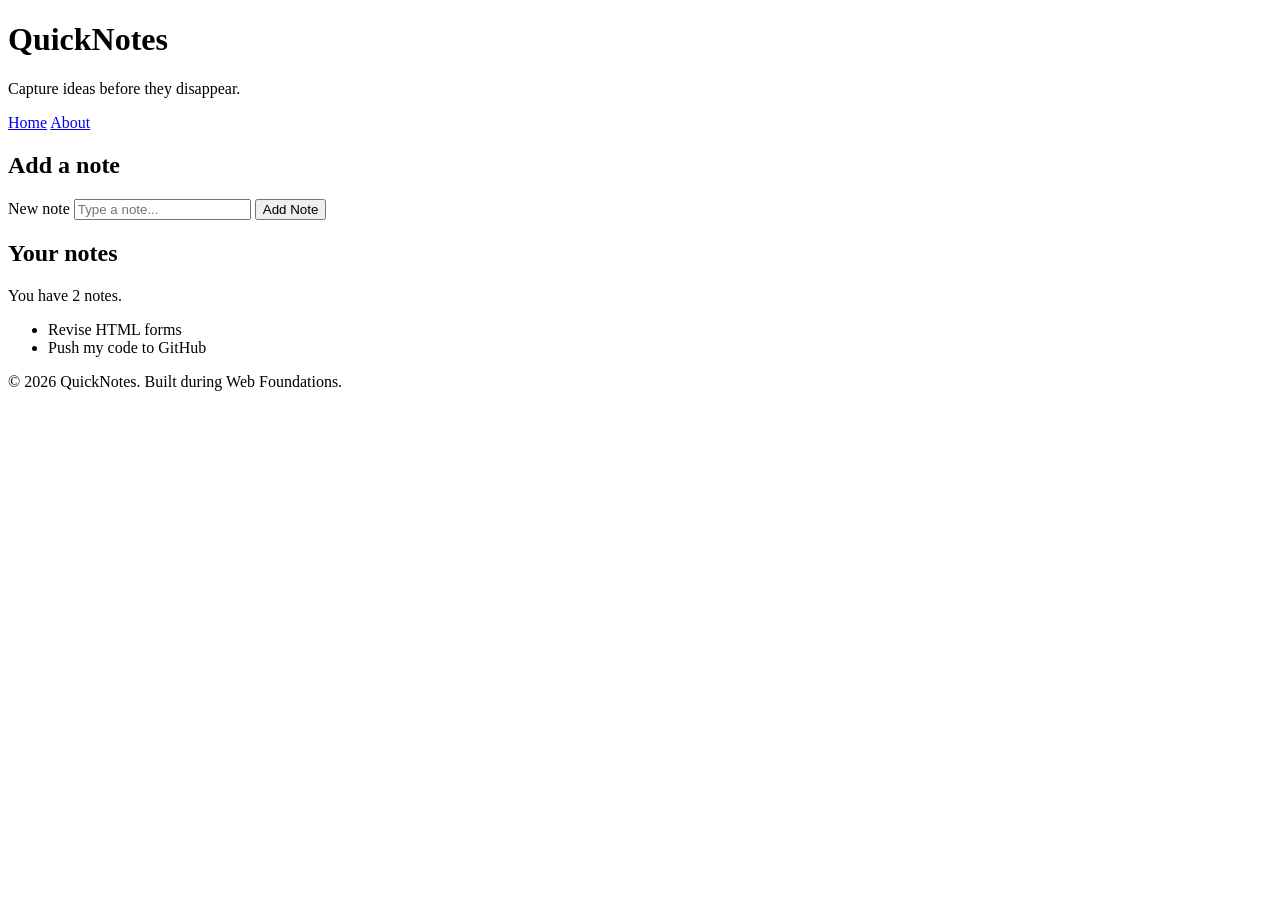
<file: day1/index.html>
<!DOCTYPE html>
<html lang="en">
  <head>
    <meta charset="UTF-8" />
    <meta name="viewport" content="width=device-width, initial-scale=1.0" />
    <title>QuickNotes</title>
  </head>
  <body>
    <header>
      <h1>QuickNotes</h1>
      <p>Capture ideas before they disappear.</p>
      <nav>
        <a href="index.html">Home</a>
        <a href="about.html">About</a>
      </nav>
    </header>

    <main>
      <section>
        <h2>Add a note</h2>
        <form id="note-form">
          <label for="note-input">New note</label>
          <input type="text" id="note-input" placeholder="Type a note..." />
          <button type="submit">Add Note</button>
        </form>
      </section>

      <section>
        <h2>Your notes</h2>
        <p id="note-count">You have 2 notes.</p>
        <ul id="notes-list">
          <li>Revise HTML forms</li>
          <li>Push my code to GitHub</li>
        </ul>
      </section>
    </main>

    <footer>
      <p>&copy; 2026 QuickNotes. Built during Web Foundations.</p>
    </footer>
  </body>
</html>
</file>
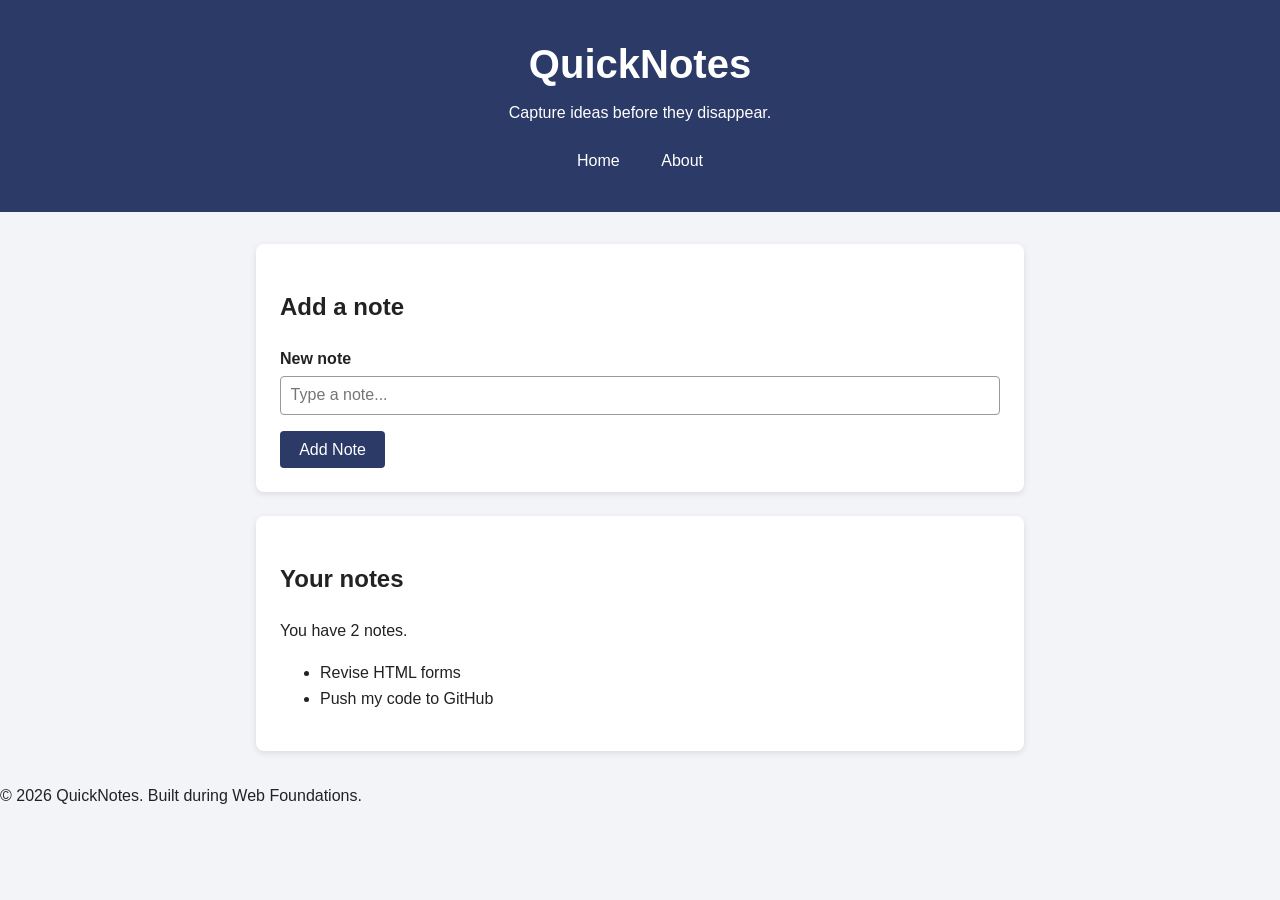
<file: day2/index.html>
<!DOCTYPE html>
<html lang="en">
  <head>
    <meta charset="UTF-8" />
    <meta name="viewport" content="width=device-width, initial-scale=1.0" />
    <title>QuickNotes</title>
    <link rel="stylesheet" href="style.css" />
  </head>
  <body>
    <header>
      <h1>QuickNotes</h1>
      <p>Capture ideas before they disappear.</p>
      <nav>
        <a href="index.html">Home</a>
        <a href="about.html">About</a>
      </nav>
    </header>

    <main>
      <section>
        <h2>Add a note</h2>
        <form id="note-form">
          <label for="note-input">New note</label>
          <input type="text" id="note-input" placeholder="Type a note..." />
          <button type="submit">Add Note</button>
        </form>
      </section>

      <section>
        <h2>Your notes</h2>
        <p id="note-count">You have 2 notes.</p>
        <ul id="notes-list">
          <li>Revise HTML forms</li>
          <li>Push my code to GitHub</li>
        </ul>
      </section>
    </main>

    <footer>
      <p>&copy; 2026 QuickNotes. Built during Web Foundations.</p>
    </footer>
  </body>
</html>
</file>
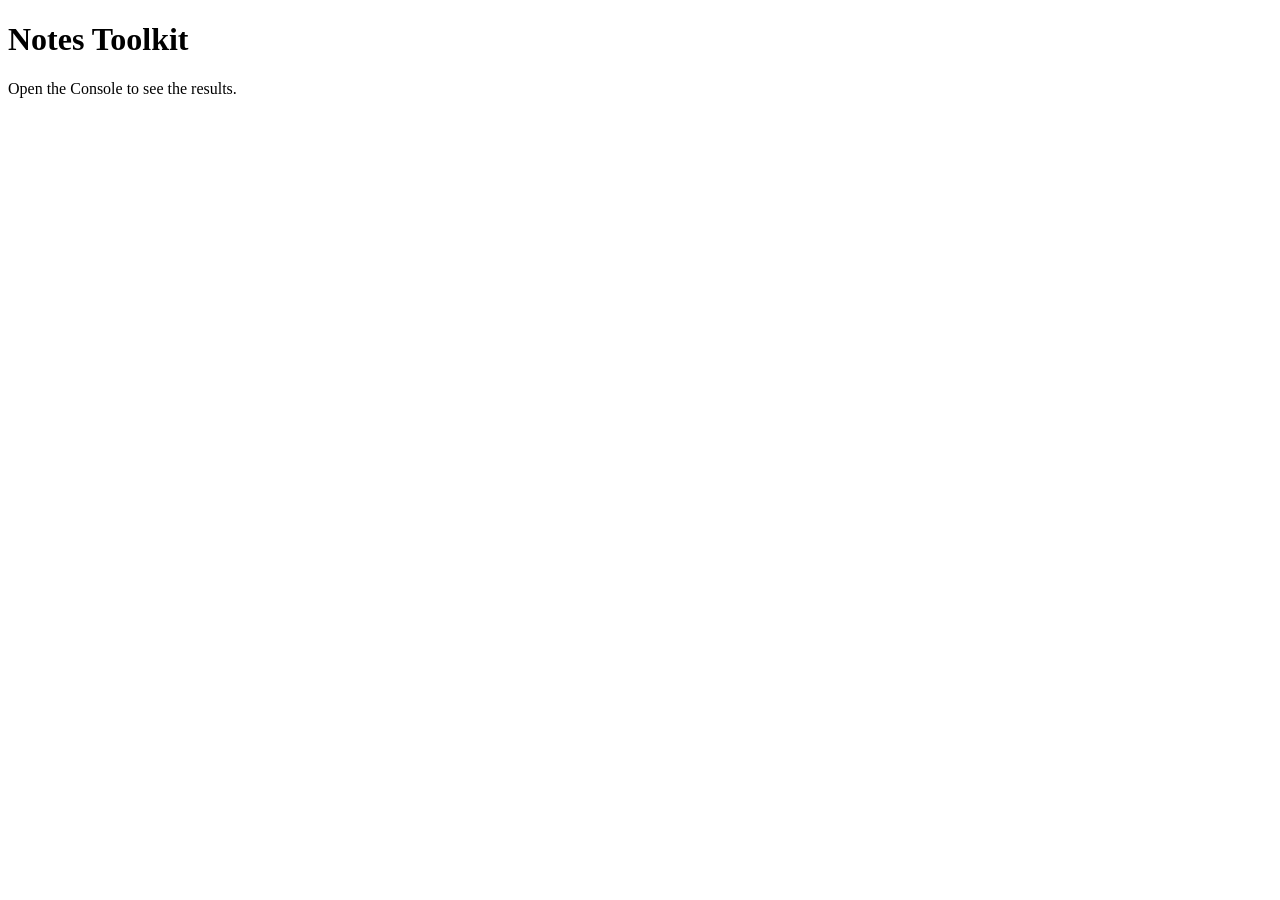
<file: day3/index.html>
<!DOCTYPE html>
<html lang="en">
  <head>
    <meta charset="UTF-8" />
    <meta name="viewport" content="width=device-width, initial-scale=1.0" />
    <title>Notes Toolkit</title>
    <script src="script.js" defer></script>
  </head>
  <body>
    <h1>Notes Toolkit</h1>
    <p>Open the Console to see the results.</p>
  </body>
</html>
</file>
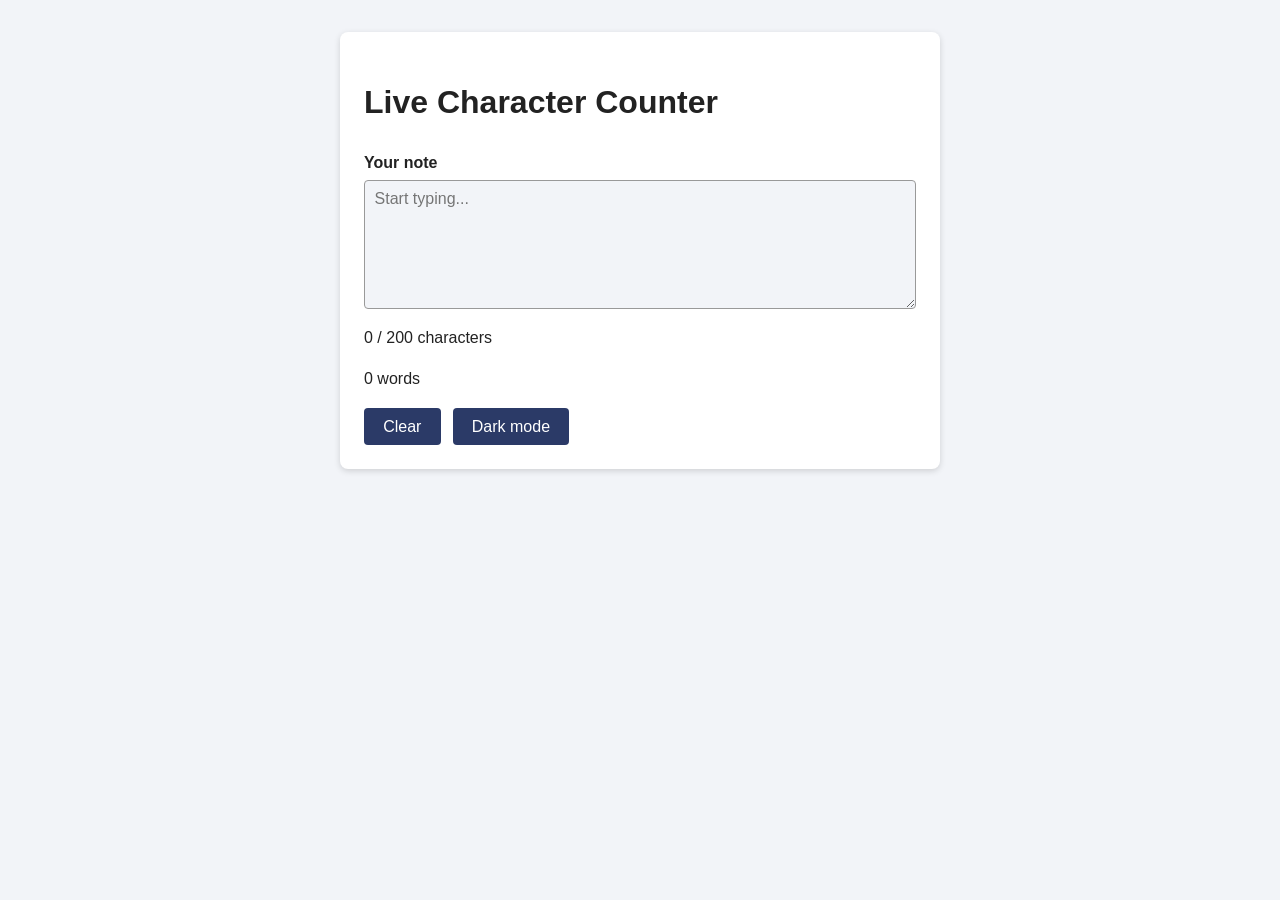
<file: day4/index.html>
<!DOCTYPE html>
<html lang="en">
  <head>
    <meta charset="UTF-8" />
    <meta name="viewport" content="width=device-width, initial-scale=1.0" />
    <title>Live Character Counter</title>
    <link rel="stylesheet" href="style.css" />
    <script src="script.js" defer></script>
  </head>
  <body>
    <main>
      <h1>Live Character Counter</h1>

      <label for="note-text">Your note</label>
      <textarea id="note-text" rows="6" placeholder="Start typing..."></textarea>

      <p id="char-count">0 / 200 characters</p>
      <p id="word-count">0 words</p>

      <div class="actions">
        <button id="clear-btn" type="button">Clear</button>
        <button id="theme-toggle" type="button">Dark mode</button>
      </div>
    </main>
  </body>
</html>
</file>
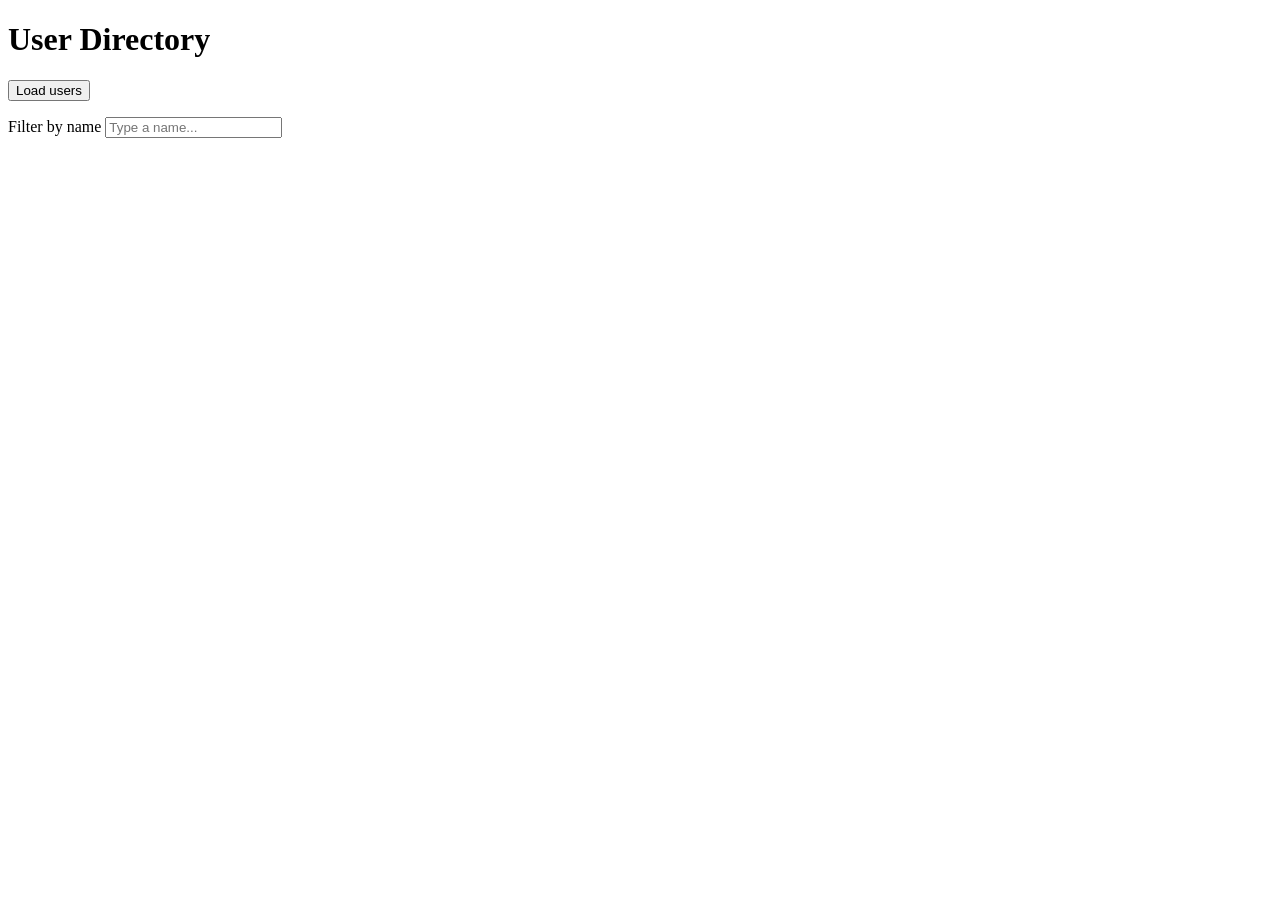
<file: day5/index.html>
<!DOCTYPE html>
<html lang="en">
  <head>
    <meta charset="UTF-8" />
    <meta name="viewport" content="width=device-width, initial-scale=1.0" />
    <title>User Directory</title>
    <script src="users.js" defer></script>
  </head>
  <body>
    <h1>User Directory</h1>

    <button id="load-users" type="button">Load users</button>

    <p>
      <label for="filter-input">Filter by name</label>
      <input type="text" id="filter-input" placeholder="Type a name..." />
    </p>

    <p id="status"></p>
    <ul id="users-list"></ul>
  </body>
</html>
</file>
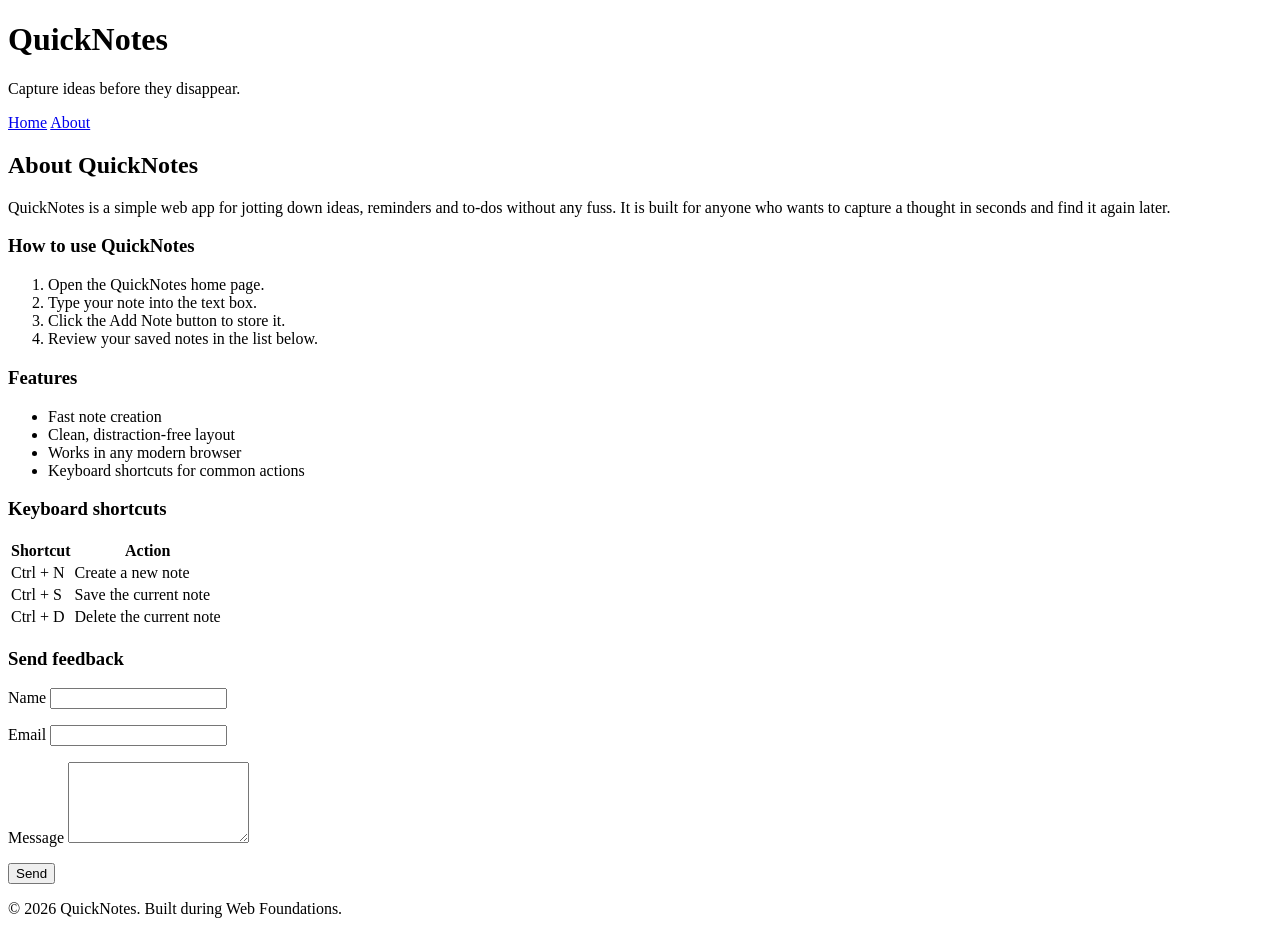
<file: day1/about.html>
<!DOCTYPE html>
<html lang="en">
  <head>
    <meta charset="UTF-8" />
    <meta name="viewport" content="width=device-width, initial-scale=1.0" />
    <title>About QuickNotes</title>
  </head>
  <body>
    <header>
      <h1>QuickNotes</h1>
      <p>Capture ideas before they disappear.</p>
      <nav>
        <a href="index.html">Home</a>
        <a href="about.html">About</a>
      </nav>
    </header>

    <main>
      <h2>About QuickNotes</h2>
      <p>
        QuickNotes is a simple web app for jotting down ideas, reminders and
        to-dos without any fuss. It is built for anyone who wants to capture a
        thought in seconds and find it again later.
      </p>

      <section>
        <h3>How to use QuickNotes</h3>
        <ol>
          <li>Open the QuickNotes home page.</li>
          <li>Type your note into the text box.</li>
          <li>Click the Add Note button to store it.</li>
          <li>Review your saved notes in the list below.</li>
        </ol>
      </section>

      <section>
        <h3>Features</h3>
        <ul>
          <li>Fast note creation</li>
          <li>Clean, distraction-free layout</li>
          <li>Works in any modern browser</li>
          <li>Keyboard shortcuts for common actions</li>
        </ul>
      </section>

      <section>
        <h3>Keyboard shortcuts</h3>
        <table>
          <thead>
            <tr>
              <th>Shortcut</th>
              <th>Action</th>
            </tr>
          </thead>
          <tbody>
            <tr>
              <td>Ctrl + N</td>
              <td>Create a new note</td>
            </tr>
            <tr>
              <td>Ctrl + S</td>
              <td>Save the current note</td>
            </tr>
            <tr>
              <td>Ctrl + D</td>
              <td>Delete the current note</td>
            </tr>
          </tbody>
        </table>
      </section>

      <section>
        <h3>Send feedback</h3>
        <form action="#" method="post">
          <p>
            <label for="name">Name</label>
            <input type="text" id="name" name="name" required />
          </p>
          <p>
            <label for="email">Email</label>
            <input type="email" id="email" name="email" required />
          </p>
          <p>
            <label for="message">Message</label>
            <textarea id="message" name="message" rows="5" required></textarea>
          </p>
          <button type="submit">Send</button>
        </form>
      </section>
    </main>

    <footer>
      <p>&copy; 2026 QuickNotes. Built during Web Foundations.</p>
    </footer>
  </body>
</html>
</file>
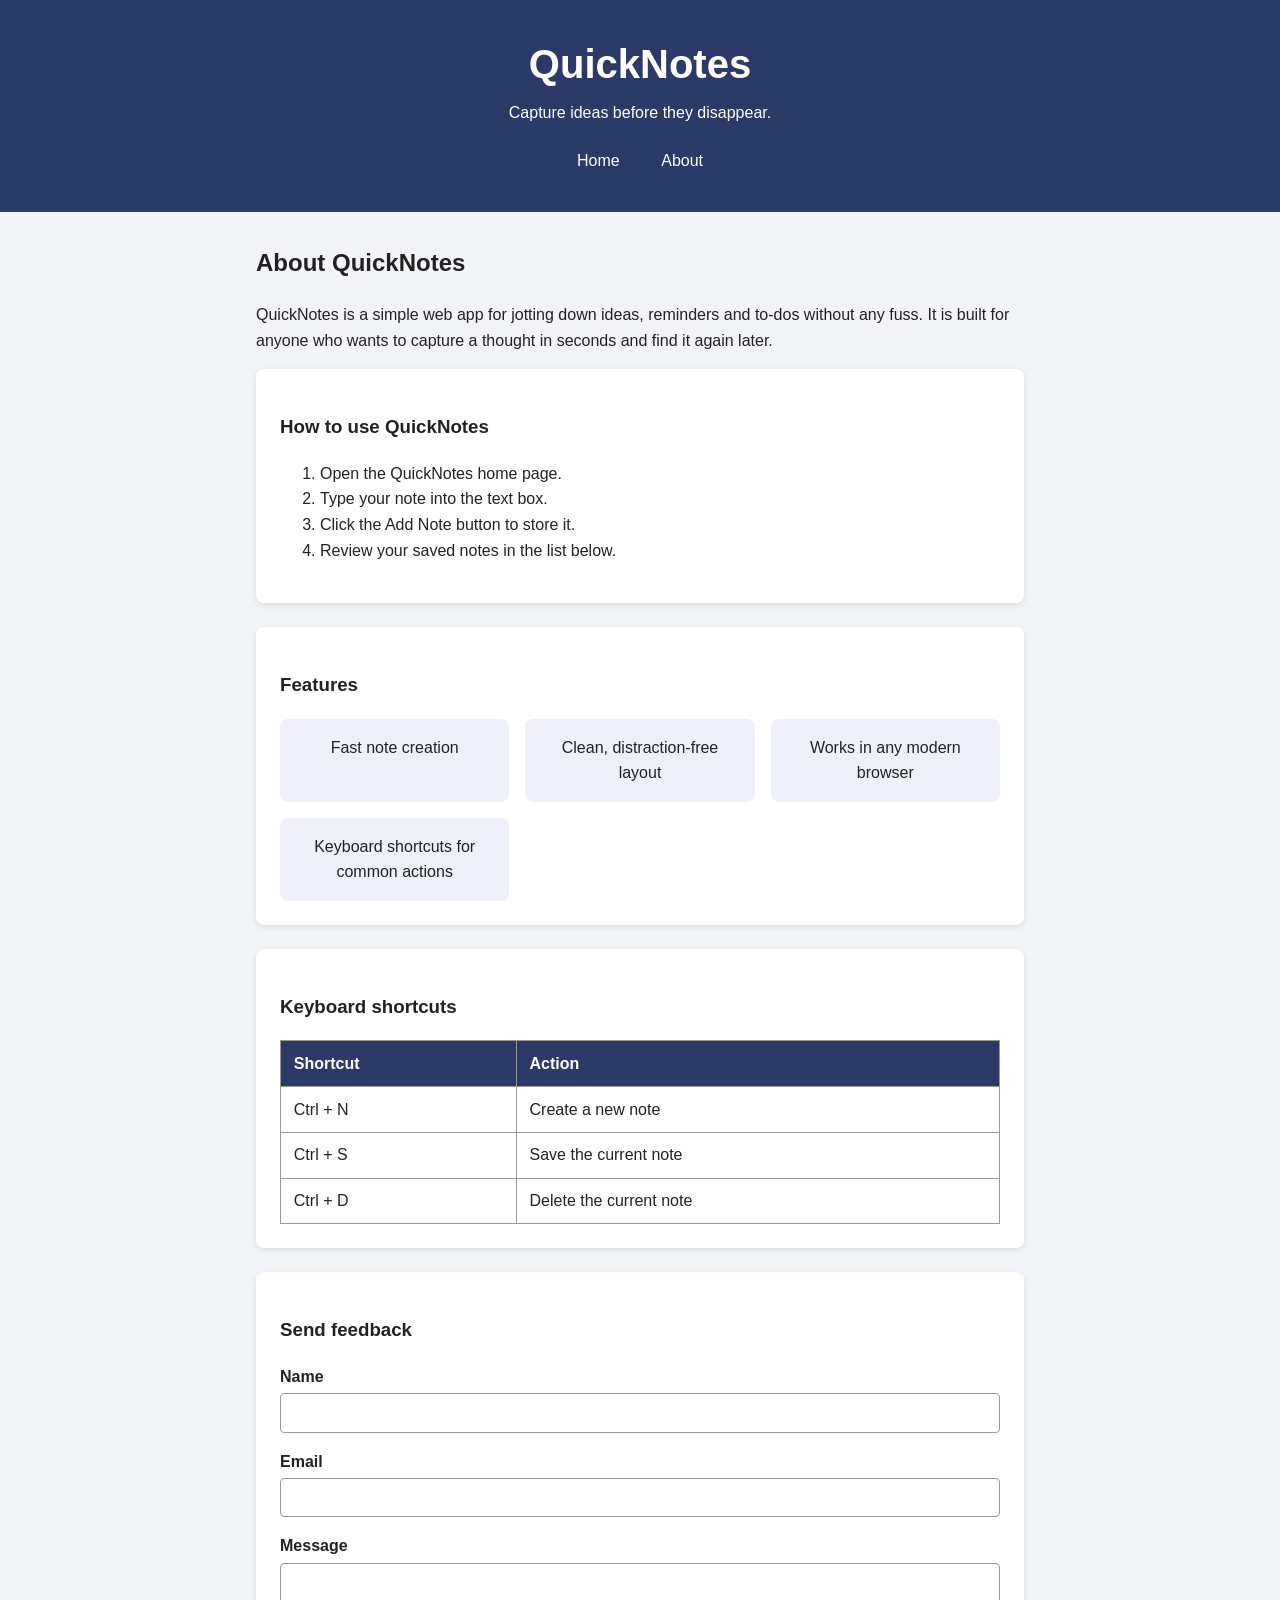
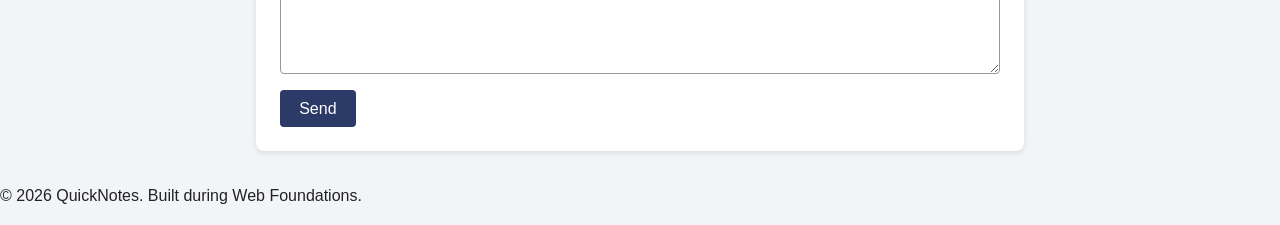
<file: day2/about.html>
<!DOCTYPE html>
<html lang="en">
  <head>
    <meta charset="UTF-8" />
    <meta name="viewport" content="width=device-width, initial-scale=1.0" />
    <title>About QuickNotes</title>
    <link rel="stylesheet" href="style.css" />
  </head>
  <body>
    <header>
      <h1>QuickNotes</h1>
      <p>Capture ideas before they disappear.</p>
      <nav>
        <a href="index.html">Home</a>
        <a href="about.html">About</a>
      </nav>
    </header>

    <main>
      <h2>About QuickNotes</h2>
      <p>
        QuickNotes is a simple web app for jotting down ideas, reminders and
        to-dos without any fuss. It is built for anyone who wants to capture a
        thought in seconds and find it again later.
      </p>

      <section>
        <h3>How to use QuickNotes</h3>
        <ol>
          <li>Open the QuickNotes home page.</li>
          <li>Type your note into the text box.</li>
          <li>Click the Add Note button to store it.</li>
          <li>Review your saved notes in the list below.</li>
        </ol>
      </section>

      <section>
        <h3>Features</h3>
        <ul class="features">
          <li>Fast note creation</li>
          <li>Clean, distraction-free layout</li>
          <li>Works in any modern browser</li>
          <li>Keyboard shortcuts for common actions</li>
        </ul>
      </section>

      <section>
        <h3>Keyboard shortcuts</h3>
        <table>
          <thead>
            <tr>
              <th>Shortcut</th>
              <th>Action</th>
            </tr>
          </thead>
          <tbody>
            <tr>
              <td>Ctrl + N</td>
              <td>Create a new note</td>
            </tr>
            <tr>
              <td>Ctrl + S</td>
              <td>Save the current note</td>
            </tr>
            <tr>
              <td>Ctrl + D</td>
              <td>Delete the current note</td>
            </tr>
          </tbody>
        </table>
      </section>

      <section>
        <h3>Send feedback</h3>
        <form action="#" method="post">
          <p>
            <label for="name">Name</label>
            <input type="text" id="name" name="name" required />
          </p>
          <p>
            <label for="email">Email</label>
            <input type="email" id="email" name="email" required />
          </p>
          <p>
            <label for="message">Message</label>
            <textarea id="message" name="message" rows="5" required></textarea>
          </p>
          <button type="submit">Send</button>
        </form>
      </section>
    </main>

    <footer>
      <p>&copy; 2026 QuickNotes. Built during Web Foundations.</p>
    </footer>
  </body>
</html>
</file>
<file: day2/style.css>
/* Reset and base */
*,
*::before,
*::after {
  box-sizing: border-box;
}

body {
  margin: 0;
  font-family: Arial, Helvetica, sans-serif;
  line-height: 1.6;
  color: #222;
  background-color: #f2f4f8;
}

/* Header */
header {
  background-color: #2b3a67;
  color: #fff;
  text-align: center;
  padding: 2rem 1rem;
}

header h1 {
  margin: 0 0 0.25rem;
  font-size: 2.5rem;
}

header p {
  margin: 0 0 1rem;
}

/* Navigation */
nav {
  display: flex;
  justify-content: center;
  gap: 16px;
}

nav a {
  color: #fff;
  text-decoration: none;
  padding: 0.4rem 0.8rem;
  border-radius: 4px;
  transition: background-color 0.3s ease, color 0.3s ease;
}

nav a:hover {
  background-color: #fff;
  color: #2b3a67;
}

/* Main and sections */
main {
  max-width: 800px;
  margin: 2rem auto;
  padding: 0 1rem;
}

section {
  background-color: #fff;
  padding: 1.5rem;
  margin-bottom: 1.5rem;
  border-radius: 8px;
  box-shadow: 0 2px 6px rgba(0, 0, 0, 0.1);
}

/* Features grid */
.features {
  list-style: none;
  padding: 0;
  margin: 0;
  display: grid;
  grid-template-columns: repeat(auto-fit, minmax(180px, 1fr));
  gap: 1rem;
}

.features li {
  background-color: #eef1fa;
  padding: 1rem;
  border-radius: 8px;
  text-align: center;
}

/* Table */
table {
  width: 100%;
  border-collapse: collapse;
}

th,
td {
  border: 1px solid #999;
  padding: 0.6rem 0.8rem;
  text-align: left;
}

th {
  background-color: #2b3a67;
  color: #fff;
}

/* Forms */
label {
  display: block;
  margin-bottom: 0.25rem;
  font-weight: bold;
}

input[type="text"],
input[type="email"],
textarea {
  display: block;
  width: 100%;
  padding: 0.6rem;
  margin-bottom: 1rem;
  border: 1px solid #999;
  border-radius: 4px;
  font-size: 1rem;
  font-family: inherit;
}

/* Buttons */
button {
  background-color: #2b3a67;
  color: #fff;
  border: none;
  padding: 0.6rem 1.2rem;
  border-radius: 4px;
  font-size: 1rem;
  cursor: pointer;
  transition: background-color 0.3s ease, transform 0.2s ease;
}

button:hover {
  background-color: #4a5fa8;
  transform: translateY(-2px);
}

/* Small screens */
@media (max-width: 600px) {
  header {
    padding: 1rem 0.5rem;
  }

  header h1 {
    font-size: 1.5rem;
  }

  main {
    margin: 1rem auto;
  }
}
</file>
<file: day4/style.css>
:root {
  --bg-color: #f2f4f8;
  --card-color: #ffffff;
  --text-color: #222222;
  --border-color: #999999;
  --button-bg: #2b3a67;
  --button-text: #ffffff;
  --warning-color: orange;
  --over-color: red;
}

body.dark {
  --bg-color: #14161c;
  --card-color: #1f232d;
  --text-color: #e8e8e8;
  --border-color: #5a6275;
  --button-bg: #6c83d6;
  --button-text: #14161c;
  --warning-color: #ffb347;
  --over-color: #ff6b6b;
}

*,
*::before,
*::after {
  box-sizing: border-box;
}

body {
  margin: 0;
  font-family: Arial, Helvetica, sans-serif;
  line-height: 1.6;
  color: var(--text-color);
  background-color: var(--bg-color);
  transition: background-color 0.3s ease, color 0.3s ease;
}

main {
  max-width: 600px;
  margin: 2rem auto;
  padding: 1.5rem;
  background-color: var(--card-color);
  border-radius: 8px;
  box-shadow: 0 2px 6px rgba(0, 0, 0, 0.15);
}

label {
  display: block;
  font-weight: bold;
  margin-bottom: 0.25rem;
}

textarea {
  display: block;
  width: 100%;
  padding: 0.6rem;
  font-size: 1rem;
  font-family: inherit;
  color: var(--text-color);
  background-color: var(--bg-color);
  border: 1px solid var(--border-color);
  border-radius: 4px;
}

.actions {
  display: flex;
  gap: 12px;
}

button {
  background-color: var(--button-bg);
  color: var(--button-text);
  border: none;
  padding: 0.6rem 1.2rem;
  border-radius: 4px;
  font-size: 1rem;
  cursor: pointer;
  transition: opacity 0.3s ease, transform 0.2s ease;
}

button:hover {
  opacity: 0.85;
  transform: translateY(-2px);
}

.warning {
  color: var(--warning-color);
}

.over {
  color: var(--over-color);
  font-weight: bold;
}
</file>
